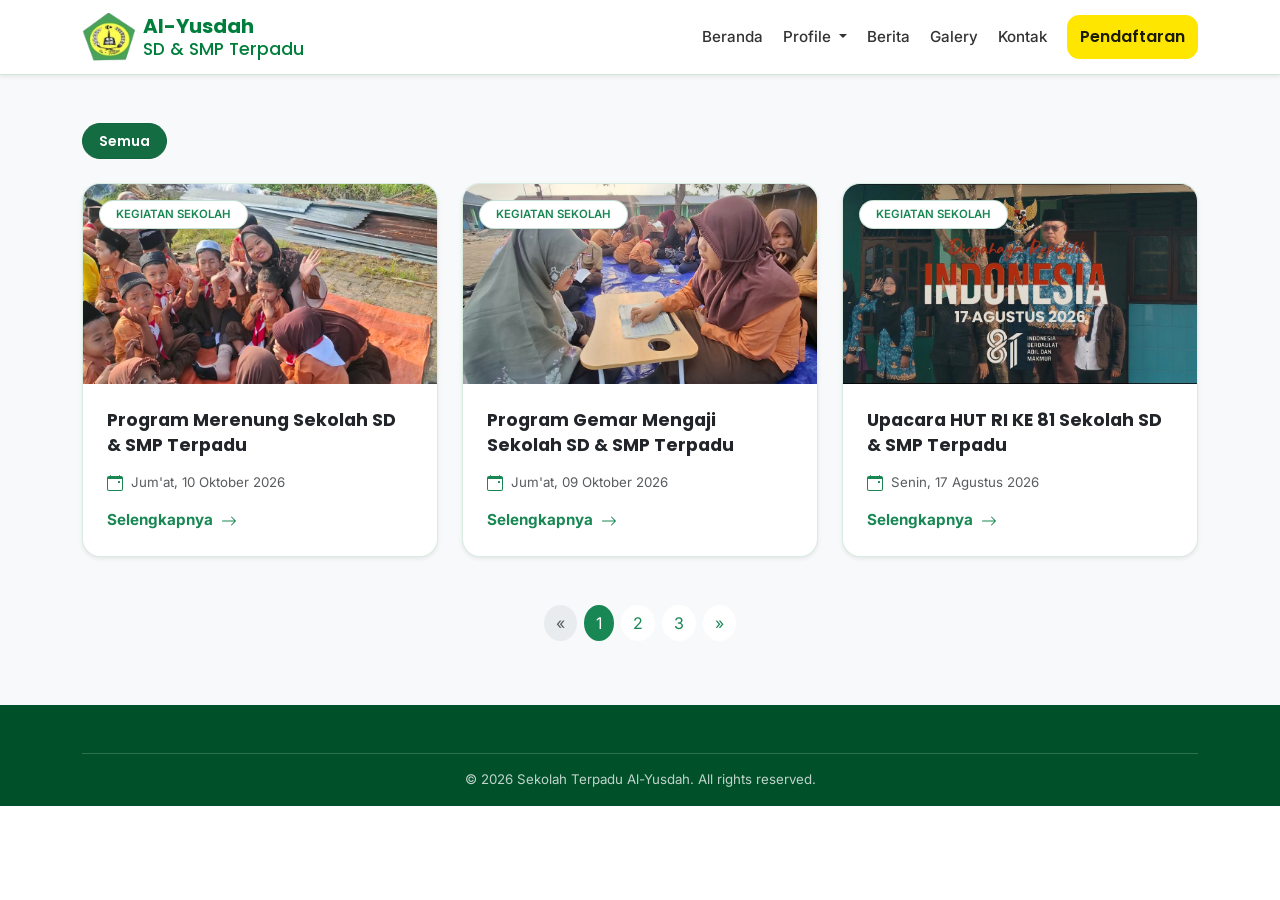
<file: berita.html>
<!DOCTYPE html>
<html lang="id">
<head>
  <meta charset="utf-8">
  <meta name="viewport" content="width=device-width, initial-scale=1, viewport-fit=cover">
  <title>Berita &amp; Kegiatan — SD &amp; SMP Terpadu Al-Yusdah</title>
  <meta name="description" content="Kumpulan berita, pengumuman, dan kegiatan terbaru di SD & SMP Terpadu Al-Yusdah.">
  <meta name="theme-color" content="#007F3C">
  <link rel="icon" href="gambar/favicon.png">

  <!-- Font & Bootstrap 5 -->
  <link rel="preconnect" href="https://fonts.googleapis.com">
  <link rel="preconnect" href="https://fonts.gstatic.com" crossorigin>
  <link href="https://fonts.googleapis.com/css2?family=Inter:wght@400;500;600&family=Poppins:wght@600;700&display=swap" rel="stylesheet">
  <link href="https://cdn.jsdelivr.net/npm/bootstrap@5.3.8/dist/css/bootstrap.min.css" rel="stylesheet">

  <!-- Style Kustom -->
  <link rel="stylesheet" href="css/style.css">
</head>

<body>

  <!-- NAVBAR  -->
  <header class="site-header-static border-bottom shadow-sm">
    <nav class="navbar navbar-expand-lg navbar-custom">
      <div class="container">
        <a class="navbar-brand d-flex align-items-center gap-2 fw-bold" href="index.html">
          <img src="gambar/logo-alyusdah.png" alt="Logo Al-Yusdah" width="53" height="48">
          <span class="lh-sm span-custom">Al-Yusdah<small class="d-block fw-medium brand-sub">SD &amp; SMP Terpadu</small></span>
        </a>

        <button class="navbar-toggler" type="button" data-bs-toggle="collapse" data-bs-target="#navMenu" aria-controls="navMenu" aria-expanded="false" aria-label="Buka menu">
          <span class="navbar-toggler-icon"></span>
        </button>

        <div class="collapse navbar-collapse" id="navMenu">
          <ul class="navbar-nav ms-auto align-items-lg-center gap-lg-1 pt-3 pt-lg-0">
            <li class="nav-item"><a class="nav-link" href="index.html">Beranda</a></li>
            
            <!-- Dropdown Menu Profile -->
            <li class="nav-item dropdown">
              <a class="nav-link dropdown-toggle" href="#" id="profileDropdown" role="button" data-bs-toggle="dropdown" aria-expanded="false">
                Profile
              </a>
              <ul class="dropdown-menu border-0 shadow-sm" aria-labelledby="profileDropdown">
                <li><a class="dropdown-item" href="sambutan.html">Sambutan</a></li>
                <li><a class="dropdown-item" href="profil.html">Profil Sekolah</a></li>
                <li><a class="dropdown-item" href="guru.html">Guru &amp; Staf</a></li>
                <li><a class="dropdown-item" href="#eskul">Ekstrakurikuler</a></li>
              </ul>
            </li>

            <li class="nav-item"><a class="nav-link" href="berita.html">Berita</a></li>
            <li class="nav-item"><a class="nav-link" href="galery.html">Galery</a></li>
            <li class="nav-item"><a class="nav-link" href="kontak.html">Kontak</a></li>
            <li class="nav-item ms-lg-2 mt-2 mt-lg-0 pb-3 pb-lg-0"><a class="btn btn-warning w-100" href="#daftar">Pendaftaran</a></li>
          </ul>
        </div>
      </div>
    </nav>
  </header>

  <!-- ============ HERO HEADER BERITA ============ -->
  <!-- <section class="py-5 bg-success text-white text-center position-relative overflow-hidden">
    <div class="container py-3">
      <h1 class="fw-bold display-5 mb-2">Berita &amp; Kegiatan</h1>
      <p class="lead text-white opacity-75 mb-0">Informasi terbaru seputar kegiatan, prestasi, dan pengumuman sekolah.</p>
    </div>
  </section> -->

  <!-- ============ UTAMA: BERITA ============ -->
  <main class="py-5 bg-light">
    <div class="container">

      <!-- FILTER KATEGORI & PENCARIAN -->
      <div class="d-flex flex-wrap justify-content-between align-items-center gap-3 mb-4">
        <div class="d-flex flex-wrap gap-2">
          <button type="button" class="btn btn-success btn-sm rounded-pill px-3 active">Semua</button>
          <!-- <button type="button" class="btn btn-outline-success btn-sm rounded-pill px-3">Kegiatan</button> -->
          <!-- <button type="button" class="btn btn-outline-success btn-sm rounded-pill px-3">Prestasi</button> -->
          <!-- <button type="button" class="btn btn-outline-success btn-sm rounded-pill px-3">Pengumuman</button> -->
        </div>
      </div>

      <!-- KISI CARD BERITA -->
      <div class="row row-cols-1 row-cols-md-2 row-cols-lg-3 g-4">

       <!-- Card Berita 1 -->
          <div class="col">
            <div class="card card-berita h-100 border-success shadow-sm">
              <div class="position-relative overflow-hidden card-img-wrapper">
                <span class="badge bg-white text-success position-absolute top-0 start-0 m-3 shadow-sm rounded-pill px-3 py-2 fw-semibold border border-success border-opacity-25">
                  KEGIATAN SEKOLAH
                </span>
                <img src="gambar/berita-1.jpeg" class="card-img-top news-img" alt="Gerakan Penghijauan Sekolah" loading="lazy" decoding="async">
              </div>
              <div class="card-body d-flex flex-column p-4">
                <h3 class="h5 fw-bold text-dark mb-3 news-title">
                  Program Merenung Sekolah SD &amp; SMP Terpadu
                </h3>
                <div class="text-muted small mb-3 d-flex align-items-center gap-2">
                  <svg xmlns="http://www.w3.org/2000/svg" width="16" height="16" fill="currentColor" class="bi bi-calendar-event text-success" viewBox="0 0 16 16">
                    <path d="M11 6.5a.5.5 0 0 1 .5-.5h1a.5.5 0 0 1 .5.5v1a.5.5 0 0 1-.5.5h-1a.5.5 0 0 1-.5-.5z"/>
                    <path d="M3.5 0a.5.5 0 0 1 .5.5V1h8V.5a.5.5 0 0 1 1 0V1h1a2 2 0 0 1 2 2v11a2 2 0 0 1-2 2H2a2 2 0 0 1-2-2V3a2 2 0 0 1 2-2h1V.5a.5.5 0 0 1 .5-.5M1 4v10a1 1 0 0 0 1 1h12a1 1 0 0 0 1-1V4z"/>
                  </svg>
                  <span>Jum'at, 10 Oktober 2026</span>
                </div>
                <a href="#" class="text-success text-decoration-none fw-bold mt-auto d-inline-flex align-items-center gap-2 news-link">
                  Selengkapnya 
                  <svg xmlns="http://www.w3.org/2000/svg" width="16" height="16" fill="currentColor" class="bi bi-arrow-right" viewBox="0 0 16 16">
                    <path fill-rule="evenodd" d="M1 8a.5.5 0 0 1 .5-.5h11.793l-3.147-3.146a.5.5 0 0 1 .708-.708l4 4a.5.5 0 0 1 0 .708l-4 4a.5.5 0 0 1-.708-.708L13.293 8.5H1.5A.5.5 0 0 1 1 8"/>
                  </svg>
                </a>
              </div>
            </div>
          </div>

          <!-- Card Berita 2 -->
          <div class="col">
            <div class="card card-berita h-100 border-success shadow-sm">
              <div class="position-relative overflow-hidden card-img-wrapper">
                <span class="badge bg-white text-success position-absolute top-0 start-0 m-3 shadow-sm rounded-pill px-3 py-2 fw-semibold border border-success border-opacity-25">
                  KEGIATAN SEKOLAH
                </span>
                <img src="gambar/berita-3.jpeg" class="card-img-top news-img" alt="Gerakan Penghijauan Sekolah" loading="lazy" decoding="async">
              </div>
              <div class="card-body d-flex flex-column p-4">
                <h3 class="h5 fw-bold text-dark mb-3 news-title">
                  Program Gemar Mengaji Sekolah SD &amp; SMP Terpadu
                </h3>
                <div class="text-muted small mb-3 d-flex align-items-center gap-2">
                  <svg xmlns="http://www.w3.org/2000/svg" width="16" height="16" fill="currentColor" class="bi bi-calendar-event text-success" viewBox="0 0 16 16">
                    <path d="M11 6.5a.5.5 0 0 1 .5-.5h1a.5.5 0 0 1 .5.5v1a.5.5 0 0 1-.5.5h-1a.5.5 0 0 1-.5-.5z"/>
                    <path d="M3.5 0a.5.5 0 0 1 .5.5V1h8V.5a.5.5 0 0 1 1 0V1h1a2 2 0 0 1 2 2v11a2 2 0 0 1-2 2H2a2 2 0 0 1-2-2V3a2 2 0 0 1 2-2h1V.5a.5.5 0 0 1 .5-.5M1 4v10a1 1 0 0 0 1 1h12a1 1 0 0 0 1-1V4z"/>
                  </svg>
                  <span>Jum'at, 09 Oktober 2026</span>
                </div>
                <a href="#" class="text-success text-decoration-none fw-bold mt-auto d-inline-flex align-items-center gap-2 news-link">
                  Selengkapnya 
                  <svg xmlns="http://www.w3.org/2000/svg" width="16" height="16" fill="currentColor" class="bi bi-arrow-right" viewBox="0 0 16 16">
                    <path fill-rule="evenodd" d="M1 8a.5.5 0 0 1 .5-.5h11.793l-3.147-3.146a.5.5 0 0 1 .708-.708l4 4a.5.5 0 0 1 0 .708l-4 4a.5.5 0 0 1-.708-.708L13.293 8.5H1.5A.5.5 0 0 1 1 8"/>
                  </svg>
                </a>
              </div>
            </div>
          </div>

          <!-- Card Berita 3 -->
          <div class="col">
            <div class="card card-berita h-100 border-success shadow-sm">
              <div class="position-relative overflow-hidden card-img-wrapper">
                <span class="badge bg-white text-success position-absolute top-0 start-0 m-3 shadow-sm rounded-pill px-3 py-2 fw-semibold border border-success border-opacity-25">
                  KEGIATAN SEKOLAH
                </span>
                <img src="gambar/berita-2.jpeg" class="card-img-top news-img" alt="Gerakan Penghijauan Sekolah" loading="lazy" decoding="async">
              </div>
              <div class="card-body d-flex flex-column p-4">
                <h3 class="h5 fw-bold text-dark mb-3 news-title">
                  Upacara HUT RI KE 81 Sekolah SD &amp; SMP Terpadu
                </h3>
                <div class="text-muted small mb-3 d-flex align-items-center gap-2">
                  <svg xmlns="http://www.w3.org/2000/svg" width="16" height="16" fill="currentColor" class="bi bi-calendar-event text-success" viewBox="0 0 16 16">
                    <path d="M11 6.5a.5.5 0 0 1 .5-.5h1a.5.5 0 0 1 .5.5v1a.5.5 0 0 1-.5.5h-1a.5.5 0 0 1-.5-.5z"/>
                    <path d="M3.5 0a.5.5 0 0 1 .5.5V1h8V.5a.5.5 0 0 1 1 0V1h1a2 2 0 0 1 2 2v11a2 2 0 0 1-2 2H2a2 2 0 0 1-2-2V3a2 2 0 0 1 2-2h1V.5a.5.5 0 0 1 .5-.5M1 4v10a1 1 0 0 0 1 1h12a1 1 0 0 0 1-1V4z"/>
                  </svg>
                  <span>Senin, 17 Agustus 2026</span>
                </div>
                <a href="#" class="text-success text-decoration-none fw-bold mt-auto d-inline-flex align-items-center gap-2 news-link">
                  Selengkapnya 
                  <svg xmlns="http://www.w3.org/2000/svg" width="16" height="16" fill="currentColor" class="bi bi-arrow-right" viewBox="0 0 16 16">
                    <path fill-rule="evenodd" d="M1 8a.5.5 0 0 1 .5-.5h11.793l-3.147-3.146a.5.5 0 0 1 .708-.708l4 4a.5.5 0 0 1 0 .708l-4 4a.5.5 0 0 1-.708-.708L13.293 8.5H1.5A.5.5 0 0 1 1 8"/>
                  </svg>
                </a>
              </div>
            </div>
          </div>

      </div>

      <!-- PAGINASI HALAMAN -->
      <nav class="mt-5" aria-label="Navigasi berita">
        <ul class="pagination justify-content-center gap-2">
          <li class="page-item disabled"><a class="page-link rounded-circle border-0" href="#">&laquo;</a></li>
          <li class="page-item active"><a class="page-link rounded-circle border-0 bg-success" href="#">1</a></li>
          <li class="page-item"><a class="page-link rounded-circle border-0 text-success" href="#">2</a></li>
          <li class="page-item"><a class="page-link rounded-circle border-0 text-success" href="#">3</a></li>
          <li class="page-item"><a class="page-link rounded-circle border-0 text-success" href="#">&raquo;</a></li>
        </ul>
      </nav>

    </div>
  </main>

  <!-- ============ FOOTER ============ -->
  <footer class="bg-brand-dark text-white pt-5 pb-3">
    <div class="container">
      <div class="border-top border-light border-opacity-25 pt-3 text-center small opacity-75">
        © <span id="year">2026</span> Sekolah Terpadu Al-Yusdah. All rights reserved.
      </div>
    </div>
  </footer>

  <script src="https://cdn.jsdelivr.net/npm/bootstrap@5.3.8/dist/js/bootstrap.bundle.min.js"></script>
  <script src="js/script.js"></script>
</body>
</html>
</file>
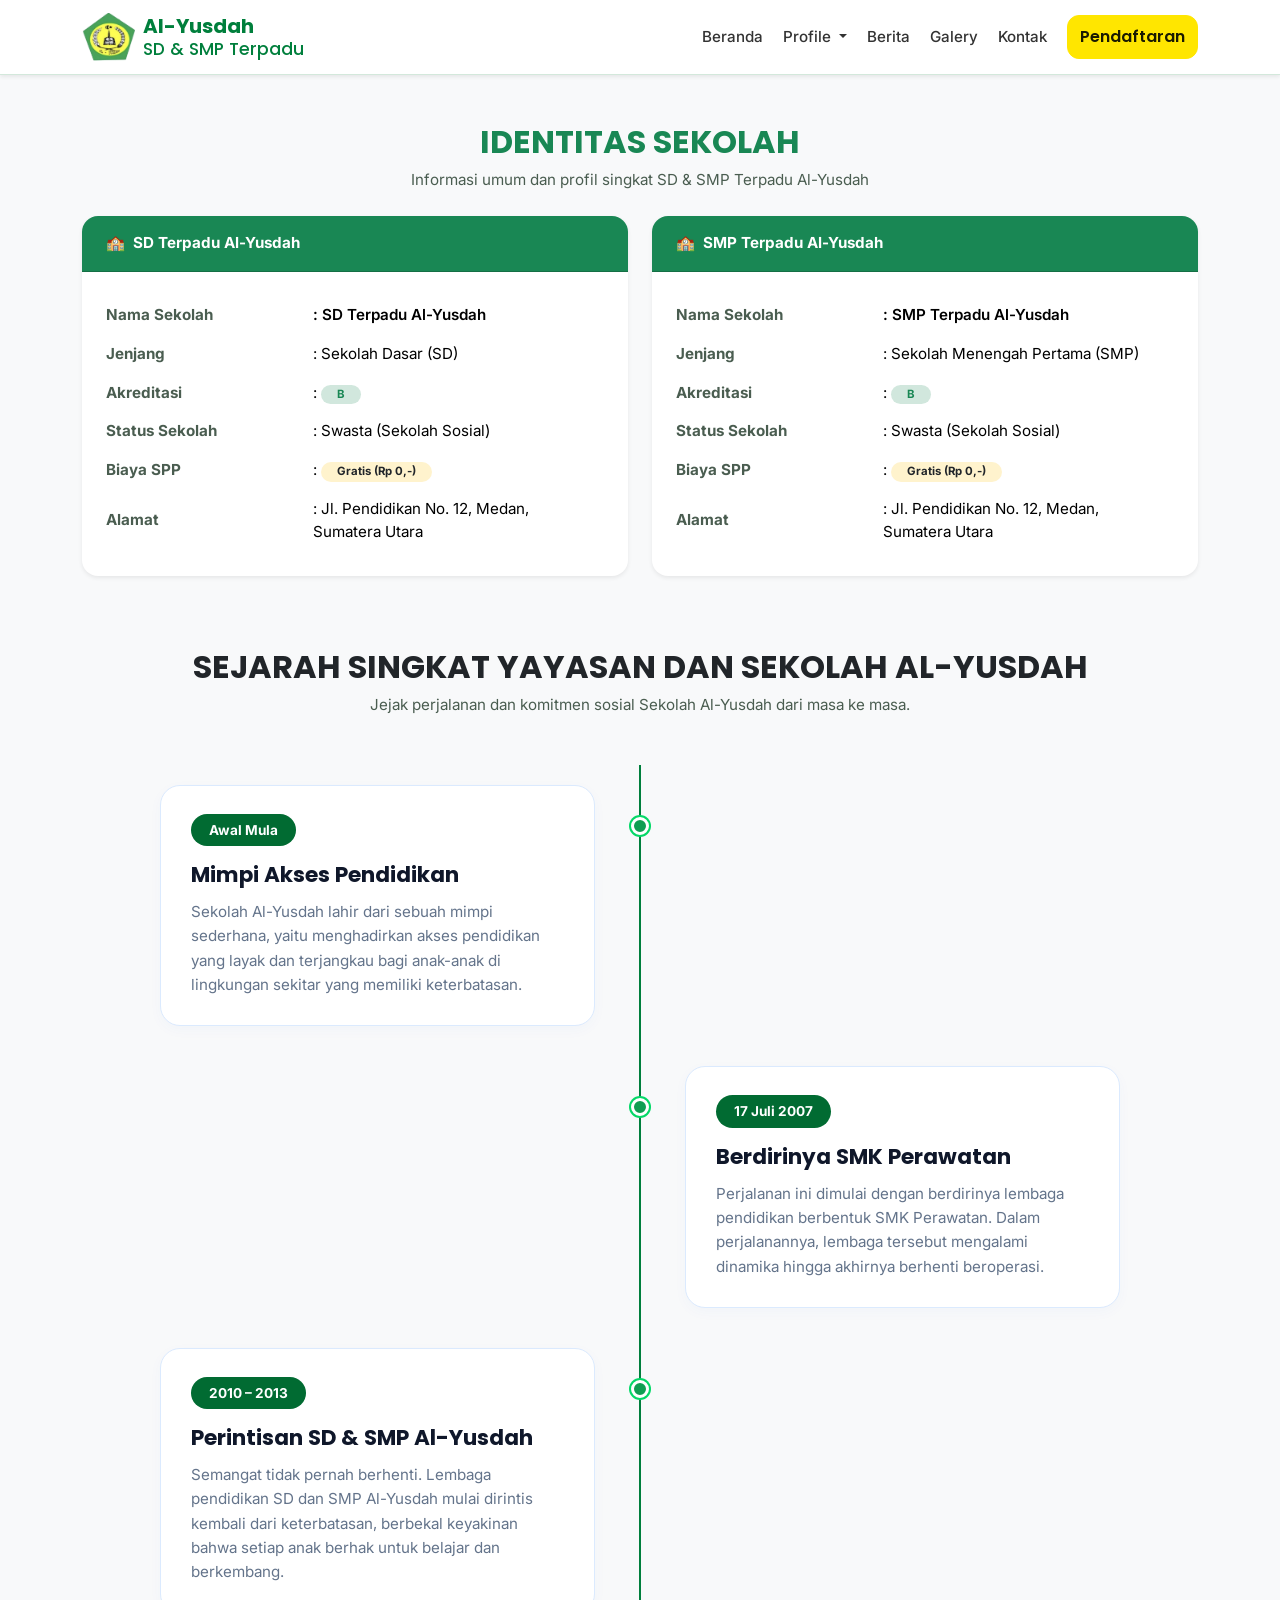
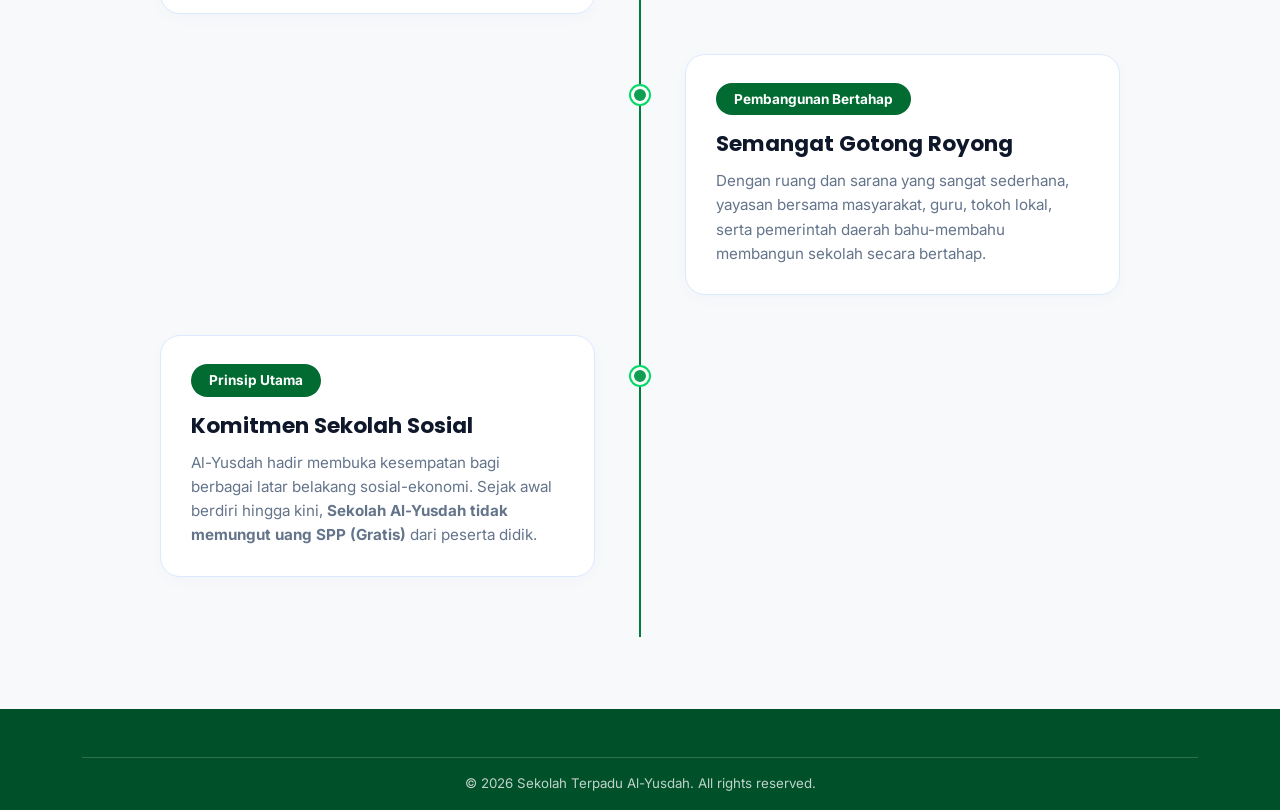
<file: profil.html>
<!DOCTYPE html>
<html lang="id">
<head>
  <meta charset="utf-8">
  <meta name="viewport" content="width=device-width, initial-scale=1, viewport-fit=cover">
  <title>Profil Sekolah — Al-Yusdah</title>
  <meta name="description" content="Profil dan Sejarah SD & SMP Terpadu Al-Yusdah.">
  <meta name="theme-color" content="#007F3C">
  <link rel="icon" href="gambar/favicon.png">

  <!-- Font & Bootstrap -->
  <link rel="preconnect" href="https://fonts.googleapis.com">
  <link rel="preconnect" href="https://fonts.gstatic.com" crossorigin>
  <link href="https://fonts.googleapis.com/css2?family=Inter:wght@400;500;600&family=Poppins:wght@600;700&display=swap" rel="stylesheet">
  <link href="https://cdn.jsdelivr.net/npm/bootstrap@5.3.8/dist/css/bootstrap.min.css" rel="stylesheet">

  <!-- Style kustom -->
  <link rel="stylesheet" href="css/style.css">
</head>

<body>

  <!-- ============ NAVBAR ============ -->
  <header class="site-header-static border-bottom shadow-sm">
    <nav class="navbar navbar-expand-lg navbar-custom">
      <div class="container">
        <a class="navbar-brand d-flex align-items-center gap-2 fw-bold" href="index.html">
          <img src="gambar/logo-alyusdah.png" alt="Logo Al-Yusdah" width="53" height="48">
          <span class="lh-sm span-custom">Al-Yusdah<small class="d-block fw-medium brand-sub">SD &amp; SMP Terpadu</small></span>
        </a>

        <button class="navbar-toggler" type="button" data-bs-toggle="collapse" data-bs-target="#navMenu" aria-controls="navMenu" aria-expanded="false" aria-label="Buka menu">
          <span class="navbar-toggler-icon"></span>
        </button>

        <div class="collapse navbar-collapse" id="navMenu">
          <ul class="navbar-nav ms-auto align-items-lg-center gap-lg-1 pt-3 pt-lg-0">
            <li class="nav-item"><a class="nav-link" href="index.html">Beranda</a></li>
            
            <!-- Dropdown Menu Profile -->
            <li class="nav-item dropdown">
              <a class="nav-link dropdown-toggle" href="#" id="profileDropdown" role="button" data-bs-toggle="dropdown" aria-expanded="false">
                Profile
              </a>
              <ul class="dropdown-menu border-0 shadow-sm" aria-labelledby="profileDropdown">
                <li><a class="dropdown-item" href="sambutan.html">Sambutan</a></li>
                <li><a class="dropdown-item" href="profil.html">Profil Sekolah</a></li>
                <li><a class="dropdown-item" href="guru.html">Guru &amp; Staf</a></li>
                <li><a class="dropdown-item" href="#eskul">Ekstrakurikuler</a></li>
              </ul>
            </li>

            <li class="nav-item"><a class="nav-link" href="berita.html">Berita</a></li>
            <li class="nav-item"><a class="nav-link" href="galery.html">Galery</a></li>
            <li class="nav-item"><a class="nav-link" href="kontak.html">Kontak</a></li>
            <li class="nav-item ms-lg-2 mt-2 mt-lg-0 pb-3 pb-lg-0"><a class="btn btn-warning w-100" href="#daftar">Pendaftaran</a></li>
          </ul>
        </div>
      </div>
    </nav>
  </header>

  <main class="py-5 bg-light">
    <div class="container">

      <!-- ============ IDENTITAS SEKOLAH ============ -->
      <section class="mb-5">
        <div class="text-center mb-4">
          <h2 class="fw-bold text-success">IDENTITAS SEKOLAH</h2>
          <p class="text-secondary">Informasi umum dan profil singkat SD &amp; SMP Terpadu Al-Yusdah</p>
        </div>

        <div class="row row-cols-1 row-cols-md-2 g-4">
          <!-- Identitas SD -->
          <div class="col">
            <div class="card h-100 border-0 shadow-sm rounded-4 overflow-hidden">
              <div class="card-header bg-success text-white py-3 px-4 fw-bold d-flex align-items-center gap-2">
                <span>🏫</span> SD Terpadu Al-Yusdah
              </div>
              <div class="card-body p-4">
                <table class="table table-borderless mb-0 align-middle">
                  <tbody>
                    <tr>
                      <th scope="row" class="text-secondary ps-0" style="width: 40%;">Nama Sekolah</th>
                      <td class="fw-semibold">: SD Terpadu Al-Yusdah</td>
                    </tr>
                    <tr>
                      <th scope="row" class="text-secondary ps-0">Jenjang</th>
                      <td>: Sekolah Dasar (SD)</td>
                    </tr>
                    <tr>
                      <th scope="row" class="text-secondary ps-0">Akreditasi</th>
                      <td>: <span class="badge bg-success-subtle text-success px-3 py-1 rounded-pill">B</span></td>
                    </tr>
                    <tr>
                      <th scope="row" class="text-secondary ps-0">Status Sekolah</th>
                      <td>: Swasta (Sekolah Sosial)</td>
                    </tr>
                    <tr>
                      <th scope="row" class="text-secondary ps-0">Biaya SPP</th>
                      <td>: <span class="badge bg-warning-subtle text-dark px-3 py-1 rounded-pill fw-bold">Gratis (Rp 0,-)</span></td>
                    </tr>
                    <tr>
                      <th scope="row" class="text-secondary ps-0">Alamat</th>
                      <td>: Jl. Pendidikan No. 12, Medan, Sumatera Utara</td>
                    </tr>
                  </tbody>
                </table>
              </div>
            </div>
          </div>

          <!-- Identitas SMP -->
          <div class="col">
            <div class="card h-100 border-0 shadow-sm rounded-4 overflow-hidden">
              <div class="card-header bg-success text-white py-3 px-4 fw-bold d-flex align-items-center gap-2">
                <span>🏫</span> SMP Terpadu Al-Yusdah
              </div>
              <div class="card-body p-4">
                <table class="table table-borderless mb-0 align-middle">
                  <tbody>
                    <tr>
                      <th scope="row" class="text-secondary ps-0" style="width: 40%;">Nama Sekolah</th>
                      <td class="fw-semibold">: SMP Terpadu Al-Yusdah</td>
                    </tr>
                    <tr>
                      <th scope="row" class="text-secondary ps-0">Jenjang</th>
                      <td>: Sekolah Menengah Pertama (SMP)</td>
                    </tr>
                    <tr>
                      <th scope="row" class="text-secondary ps-0">Akreditasi</th>
                      <td>: <span class="badge bg-success-subtle text-success px-3 py-1 rounded-pill">B</span></td>
                    </tr>
                    <tr>
                      <th scope="row" class="text-secondary ps-0">Status Sekolah</th>
                      <td>: Swasta (Sekolah Sosial)</td>
                    </tr>
                    <tr>
                      <th scope="row" class="text-secondary ps-0">Biaya SPP</th>
                      <td>: <span class="badge bg-warning-subtle text-dark px-3 py-1 rounded-pill fw-bold">Gratis (Rp 0,-)</span></td>
                    </tr>
                    <tr>
                      <th scope="row" class="text-secondary ps-0">Alamat</th>
                      <td>: Jl. Pendidikan No. 12, Medan, Sumatera Utara</td>
                    </tr>
                  </tbody>
                </table>
              </div>
            </div>
          </div>
        </div>
      </section>

      <!-- ============ JEJAK LANGKAH & SEJARAH (TIMELINE) ============ -->
      <section class="py-4">
        <div class="sejarah">
          <div class="text-center mb-5">
            <h2 class="fw-bold text-dark">SEJARAH SINGKAT YAYASAN DAN SEKOLAH AL-YUSDAH</h2>
            <p class="text-secondary">Jejak perjalanan dan komitmen sosial Sekolah Al-Yusdah dari masa ke masa.</p>
          </div>

          <div class="timeline-wrapper">
            <!-- Garis Vertikal Tengah -->
            <div class="timeline-main-line"></div>

            <!-- Item 1 (Kiri) - Awal Berdiri / Mimpi Sederhana -->
            <div class="timeline-row left">
              <div class="timeline-dot-icon"></div>
              <div class="timeline-box">
                <span class="badge-year">Awal Mula</span>
                <h4 class="timeline-title">Mimpi Akses Pendidikan</h4>
                <p class="timeline-desc">
                  Sekolah Al-Yusdah lahir dari sebuah mimpi sederhana, yaitu menghadirkan akses pendidikan yang layak dan terjangkau bagi anak-anak di lingkungan sekitar yang memiliki keterbatasan.
                </p>
              </div>
            </div>

            <!-- Item 2 (Kanan) - 17 Juli 2007 (SMK Perawatan) -->
            <div class="timeline-row right">
              <div class="timeline-dot-icon"></div>
              <div class="timeline-box">
                <span class="badge-year">17 Juli 2007</span>
                <h4 class="timeline-title">Berdirinya SMK Perawatan</h4>
                <p class="timeline-desc">
                  Perjalanan ini dimulai dengan berdirinya lembaga pendidikan berbentuk SMK Perawatan. Dalam perjalanannya, lembaga tersebut mengalami dinamika hingga akhirnya berhenti beroperasi.
                </p>
              </div>
            </div>

            <!-- Item 3 (Kiri) - 2010–2013 (Perintisan SD & SMP) -->
            <div class="timeline-row left">
              <div class="timeline-dot-icon"></div>
              <div class="timeline-box">
                <span class="badge-year">2010 – 2013</span>
                <h4 class="timeline-title">Perintisan SD &amp; SMP Al-Yusdah</h4>
                <p class="timeline-desc">
                  Semangat tidak pernah berhenti. Lembaga pendidikan SD dan SMP Al-Yusdah mulai dirintis kembali dari keterbatasan, berbekal keyakinan bahwa setiap anak berhak untuk belajar dan berkembang.
                </p>
              </div>
            </div>

            <!-- Item 4 (Kanan) - Gotong Royong & Pengembangan -->
            <div class="timeline-row right">
              <div class="timeline-dot-icon"></div>
              <div class="timeline-box">
                <span class="badge-year">Pembangunan Bertahap</span>
                <h4 class="timeline-title">Semangat Gotong Royong</h4>
                <p class="timeline-desc">
                  Dengan ruang dan sarana yang sangat sederhana, yayasan bersama masyarakat, guru, tokoh lokal, serta pemerintah daerah bahu-membahu membangun sekolah secara bertahap.
                </p>
              </div>
            </div>

            <!-- Item 5 (Kiri) - Sekolah Sosial Sejak Awal -->
            <div class="timeline-row left">
              <div class="timeline-dot-icon"></div>
              <div class="timeline-box">
                <span class="badge-year">Prinsip Utama</span>
                <h4 class="timeline-title">Komitmen Sekolah Sosial</h4>
                <p class="timeline-desc">
                  Al-Yusdah hadir membuka kesempatan bagi berbagai latar belakang sosial-ekonomi. Sejak awal berdiri hingga kini, <strong>Sekolah Al-Yusdah tidak memungut uang SPP (Gratis)</strong> dari peserta didik.
                </p>
              </div>
            </div>

          </div>
        </div>
      </section>

    </div>
  </main>

  <!-- FOOTER -->
  <footer class="bg-brand-dark text-white pt-5 pb-3">
    <div class="container">
      <div class="border-top border-light border-opacity-25 pt-3 text-center small opacity-75">
        © <span id="year">2026</span> Sekolah Terpadu Al-Yusdah. All rights reserved.
      </div>
    </div>
  </footer>

  <script src="https://cdn.jsdelivr.net/npm/bootstrap@5.3.8/dist/js/bootstrap.bundle.min.js"></script>
  <script src="js/script.js"></script>
</body>
</html>
</file>
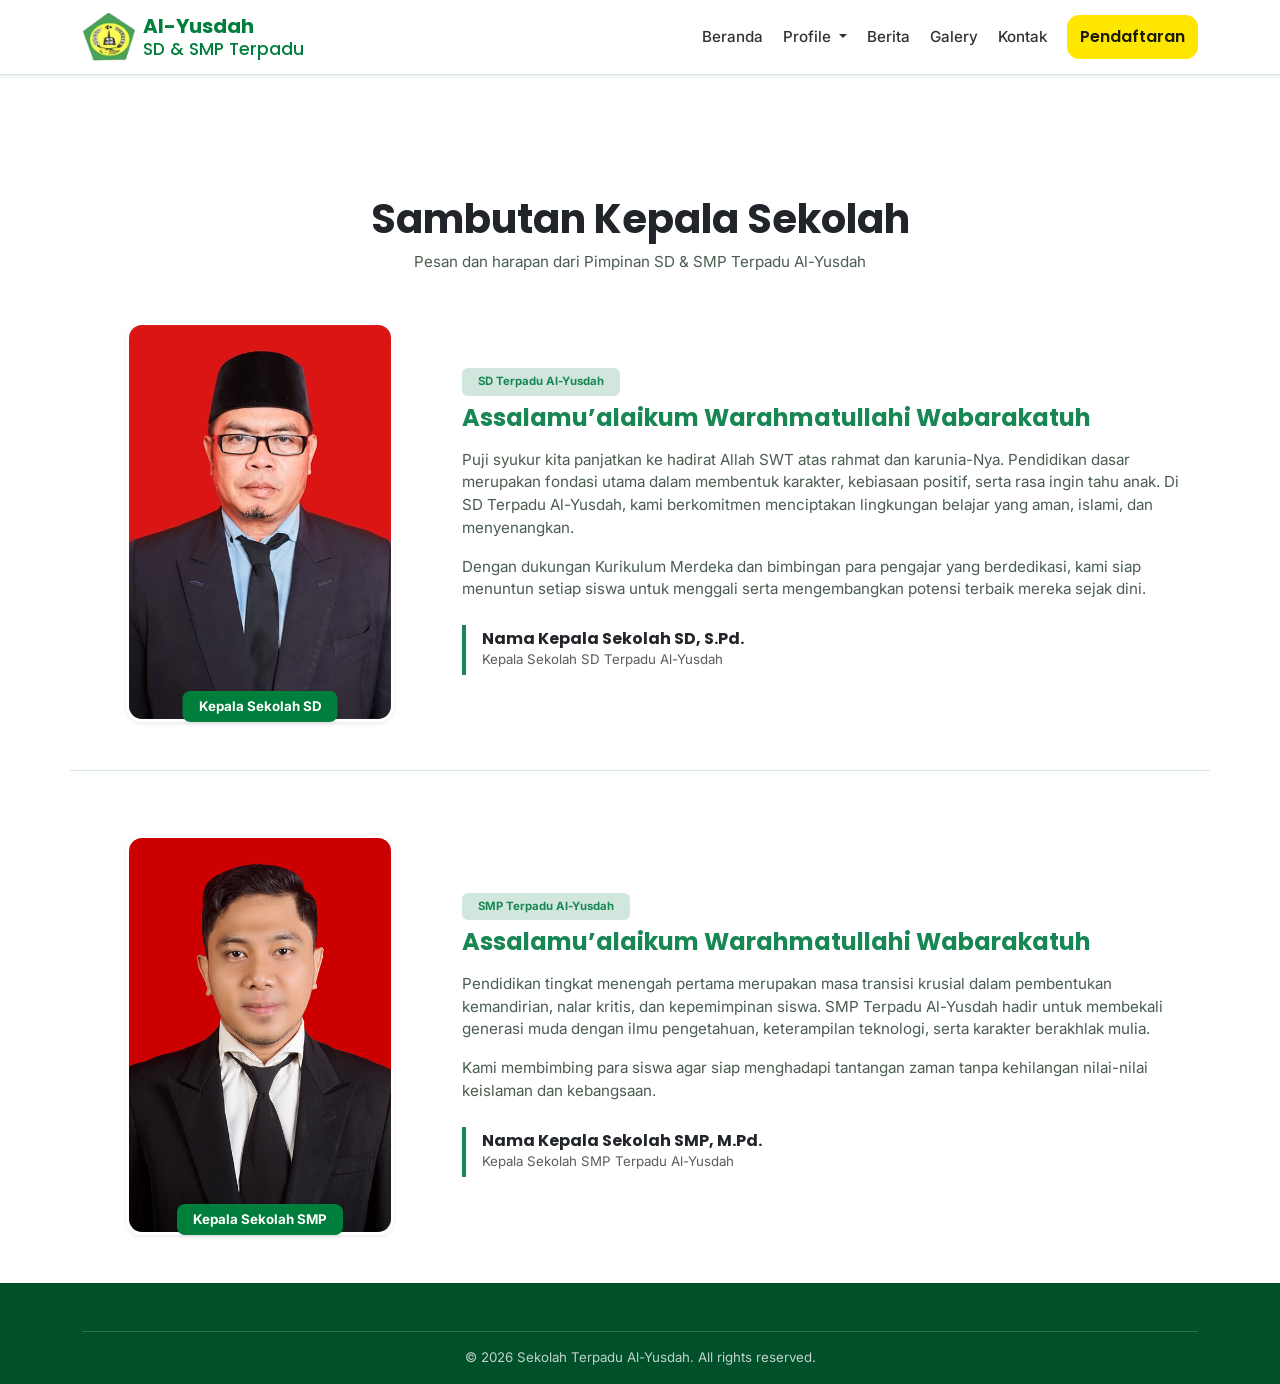
<file: sambutan.html>
<!DOCTYPE html>
<html lang="id">
<head>
  <meta charset="utf-8">
  <meta name="viewport" content="width=device-width, initial-scale=1, viewport-fit=cover">
  <title>Sambutan Kepala Sekolah — Al-Yusdah</title>
  <meta name="description" content="Sambutan Kepala Sekolah SD & SMP Terpadu Al-Yusdah.">
  <meta name="theme-color" content="#007F3C">
  <link rel="icon" href="gambar/favicon.png">

  <!-- Font & Bootstrap -->
  <link rel="preconnect" href="https://fonts.googleapis.com">
  <link rel="preconnect" href="https://fonts.gstatic.com" crossorigin>
  <link href="https://fonts.googleapis.com/css2?family=Inter:wght@400;500;600&family=Poppins:wght@600;700&display=swap" rel="stylesheet">
  <link href="https://cdn.jsdelivr.net/npm/bootstrap@5.3.8/dist/css/bootstrap.min.css" rel="stylesheet">

  <!-- Style kustom -->
  <link rel="stylesheet" href="css/style.css">
</head>

<body>

  <!-- ============ NAVBAR ============ -->
  <header class="site-header-static border-bottom shadow-sm">
    <nav class="navbar navbar-expand-lg navbar-custom">
      <div class="container">
        <a class="navbar-brand d-flex align-items-center gap-2 fw-bold" href="index.html">
          <img src="gambar/logo-alyusdah.png" alt="Logo Al-Yusdah" width="53" height="48">
          <span class="lh-sm span-custom">Al-Yusdah<small class="d-block fw-medium brand-sub">SD &amp; SMP Terpadu</small></span>
        </a>

        <button class="navbar-toggler" type="button" data-bs-toggle="collapse" data-bs-target="#navMenu" aria-controls="navMenu" aria-expanded="false" aria-label="Buka menu">
          <span class="navbar-toggler-icon"></span>
        </button>

        <div class="collapse navbar-collapse" id="navMenu">
          <ul class="navbar-nav ms-auto align-items-lg-center gap-lg-1 pt-3 pt-lg-0">
            <li class="nav-item"><a class="nav-link" href="index.html">Beranda</a></li>
            
            <!-- Dropdown Menu Profile -->
            <li class="nav-item dropdown">
              <a class="nav-link dropdown-toggle" href="#" id="profileDropdown" role="button" data-bs-toggle="dropdown" aria-expanded="false">
                Profile
              </a>
              <ul class="dropdown-menu border-0 shadow-sm" aria-labelledby="profileDropdown">
                <li><a class="dropdown-item" href="sambutan.html">Sambutan</a></li>
                <li><a class="dropdown-item" href="profil.html">Profil Sekolah</a></li>
                <li><a class="dropdown-item" href="guru.html">Guru &amp; Staf</a></li>
                <li><a class="dropdown-item" href="#eskul">Ekstrakurikuler</a></li>
              </ul>
            </li>

            <li class="nav-item"><a class="nav-link" href="berita.html">Berita</a></li>
            <li class="nav-item"><a class="nav-link" href="galery.html">Galery</a></li>
            <li class="nav-item"><a class="nav-link" href="kontak.html">Kontak</a></li>
            <li class="nav-item ms-lg-2 mt-2 mt-lg-0 pb-3 pb-lg-0"><a class="btn btn-warning w-100" href="#daftar">Pendaftaran</a></li>
          </ul>
        </div>
      </div>
    </nav>
  </header>

  <main class="pt-5 mt-4">
    <!-- SAMBUTAN KEPALA SEKOLAH SD & SMP -->
    <section class="py-5 bg-white">
      <div class="container">
        
        <div class="text-center mb-5">
          <h1 class="fw-bold text-dark">Sambutan Kepala Sekolah</h1>
          <p class="text-secondary">Pesan dan harapan dari Pimpinan SD &amp; SMP Terpadu Al-Yusdah</p>
        </div>

        <div class="d-flex flex-column gap-5">
          
          <!-- SAMBUTAN SD (ATAS) -->
          <div class="row align-items-center g-4 pb-5 border-bottom">
            <div class="col-lg-4 text-center">
              <div class="position-relative d-inline-block">
                <img src="gambar/sekolah-sd.jpeg" alt="Kepala Sekolah SD" class="img-fluid rounded-4 shadow-sm border border-3 border-white" style="max-height: 400px; width: 100%; object-fit: cover;">
                <div class="bg-primary text-white rounded-3 py-1 px-3 position-absolute bottom-0 start-50 translate-middle-x mb-n2 shadow-sm text-nowrap">
                  <small class="fw-bold">Kepala Sekolah SD</small>
                </div>
              </div>
            </div>

            <div class="col-lg-8">
              <span class="badge bg-success-subtle text-success mb-2 px-3 py-2">SD Terpadu Al-Yusdah</span>
              <h2 class="h4 fw-bold text-success mb-3">Assalamu’alaikum Warahmatullahi Wabarakatuh</h2>
              
              <p class="text-secondary leading-relaxed">
                Puji syukur kita panjatkan ke hadirat Allah SWT atas rahmat dan karunia-Nya. Pendidikan dasar merupakan fondasi utama dalam membentuk karakter, kebiasaan positif, serta rasa ingin tahu anak. Di SD Terpadu Al-Yusdah, kami berkomitmen menciptakan lingkungan belajar yang aman, islami, dan menyenangkan.
              </p>
              <p class="text-secondary leading-relaxed mb-4">
                Dengan dukungan Kurikulum Merdeka dan bimbingan para pengajar yang berdedikasi, kami siap menuntun setiap siswa untuk menggali serta mengembangkan potensi terbaik mereka sejak dini.
              </p>

              <div class="border-start border-4 border-success ps-3 py-1">
                <h3 class="h6 fw-bold mb-0 text-dark">Nama Kepala Sekolah SD, S.Pd.</h3>
                <small class="text-muted">Kepala Sekolah SD Terpadu Al-Yusdah</small>
              </div>
            </div>
          </div>

          <!-- SAMBUTAN SMP (BAWAH) -->
          <div class="row align-items-center g-4 pt-3">
            <div class="col-lg-4 text-center">
              <div class="position-relative d-inline-block">
                <img src="gambar/sekolah-smp.jpeg" alt="Kepala Sekolah SMP" class="img-fluid rounded-4 shadow-sm border border-3 border-white" style="max-height: 400px; width: 100%; object-fit: cover;">
                <div class="bg-primary text-white rounded-3 py-1 px-3 position-absolute bottom-0 start-50 translate-middle-x mb-n2 shadow-sm text-nowrap">
                  <small class="fw-bold">Kepala Sekolah SMP</small>
                </div>
              </div>
            </div>

            <div class="col-lg-8">
              <span class="badge bg-success-subtle text-success mb-2 px-3 py-2">SMP Terpadu Al-Yusdah</span>
              <h2 class="h4 fw-bold text-success mb-3">Assalamu’alaikum Warahmatullahi Wabarakatuh</h2>
              
              <p class="text-secondary leading-relaxed">
                Pendidikan tingkat menengah pertama merupakan masa transisi krusial dalam pembentukan kemandirian, nalar kritis, dan kepemimpinan siswa. SMP Terpadu Al-Yusdah hadir untuk membekali generasi muda dengan ilmu pengetahuan, keterampilan teknologi, serta karakter berakhlak mulia.
              </p>
              <p class="text-secondary leading-relaxed mb-4">
                Kami membimbing para siswa agar siap menghadapi tantangan zaman tanpa kehilangan nilai-nilai keislaman dan kebangsaan.
              </p>

              <div class="border-start border-4 border-success ps-3 py-1">
                <h3 class="h6 fw-bold mb-0 text-dark">Nama Kepala Sekolah SMP, M.Pd.</h3>
                <small class="text-muted">Kepala Sekolah SMP Terpadu Al-Yusdah</small>
              </div>
            </div>
          </div>

        </div>

      </div>
    </section>
  </main>

  <!-- FOOTER -->
  <footer class="bg-brand-dark text-white pt-5 pb-3">
    <div class="container">
      <div class="border-top border-light border-opacity-25 pt-3 text-center small opacity-75">
        © <span id="year">2026</span> Sekolah Terpadu Al-Yusdah. All rights reserved.
      </div>
    </div>
  </footer>

  <script src="https://cdn.jsdelivr.net/npm/bootstrap@5.3.8/dist/js/bootstrap.bundle.min.js"></script>
  <script src="js/script.js"></script>
</body>
</html>
</file>
<file: css/style.css>
/* =====================================================================
   STYLE.CSS : Penyesuaian Elemen & Tema Sekolah Al-Yusdah
   ===================================================================== */

/* ---------- 1. VARIABEL WARNA & TEMA ---------- */
:root {
  --bs-primary: #007F3C;
  --bs-primary-rgb: 0, 127, 60;
  --bs-primary-bg-subtle: #E6F6EC;
  --bs-primary-border-subtle: #B5E3C8;
  --bs-primary-text-emphasis: #00502A;

  --bs-warning: #FFE600;
  --bs-warning-rgb: 255, 230, 0;

  --bs-secondary: #4A5D50;
  --bs-secondary-rgb: 74, 93, 80;

  --bs-link-color: #007F3C;
  --bs-link-color-rgb: 0, 127, 60;
  --bs-link-hover-color: #00502A;
  --bs-link-hover-color-rgb: 0, 80, 42;

  --bs-body-font-family: Inter, system-ui, -apple-system, sans-serif;
  --bs-body-font-size: 0.95rem;
  --bs-body-color: #0F1F15;
  --bs-body-color-rgb: 15, 31, 21;
  --bs-border-color: #D3E8DB;

  --brand-dark: #00502A;
  --mint: #E6F6EC;
  --sage: #B5E3C8;
  --soft: #F3FAF6;
}

/* ---------- 2. PENGATURAN DASAR ---------- */
html {
  scroll-behavior: smooth;
  scroll-padding-top: 80px;
}

body {
  overflow-x: hidden;
}

h1, h2, h3, h4, h5, h6, 
.btn, 
.navbar-brand {
  font-family: Poppins, system-ui, sans-serif;
}

.bg-soft {
  background-color: var(--soft);
}

.bg-brand-dark {
  background-color: var(--brand-dark);
}

.cv-auto {
  content-visibility: auto;
  contain-intrinsic-size: auto 600px;
}

/* Judul Bagian */
.sec-title {
  color: var(--bs-primary);
  font-weight: 700;
  font-size: clamp(1.4rem, 2.5vw, 1.85rem);
  position: relative;
  padding-bottom: 0.85rem;
  margin-bottom: 0.75rem;
}

.sec-title::after {
  content: "";
  position: absolute;
  left: 0;
  bottom: 0;
  width: 48px;
  height: 4px;
  border-radius: 2px;
  background: var(--bs-warning);
}

.text-center .sec-title::after {
  left: 50%;
  transform: translateX(-50%);
}

/* ---------- 3. TOMBOL ---------- */
.btn {
  border-radius: 0.75rem;
  font-weight: 600;
  min-height: 44px;
  display: inline-flex;
  align-items: center;
  justify-content: center;
}

.btn-sm {
  min-height: 36px;
}

.btn-primary {
  --bs-btn-bg: #007F3C;
  --bs-btn-border-color: #007F3C;
  --bs-btn-hover-bg: #00502A;
  --bs-btn-hover-border-color: #00502A;
  --bs-btn-active-bg: #00502A;
  --bs-btn-active-border-color: #00502A;
  --bs-btn-disabled-bg: #007F3C;
  --bs-btn-disabled-border-color: #007F3C;
}

.btn-warning {
  --bs-btn-color: #1A1A00;
  --bs-btn-bg: #FFE600;
  --bs-btn-border-color: #FFE600;
  --bs-btn-hover-color: #1A1A00;
  --bs-btn-hover-bg: #F2D800;
  --bs-btn-hover-border-color: #F2D800;
  --bs-btn-active-color: #1A1A00;
  --bs-btn-active-bg: #E6CC00;
  --bs-btn-active-border-color: #E6CC00;
}

.wa-float {
  --bs-btn-bg: #128C4A;
  --bs-btn-border-color: #128C4A;
  --bs-btn-hover-bg: #0E7A40;
  --bs-btn-hover-border-color: #0E7A40;
  --bs-btn-hover-color: #fff;
  z-index: 1030;
  margin-bottom: max(1rem, env(safe-area-inset-bottom)) !important;
}



/* ---------- 4. HEADER & NAVBAR ---------- */
.site-header {
  position: fixed;
  top: 0;
  left: 0;
  right: 0;
  z-index: 1040;
  transition: background 0.3s, box-shadow 0.3s;
}

.site-header .navbar-brand {
  color: #fff;
  font-size: 1.2rem;
}

.site-header .brand-sub {
  color: #CDEBD8;
  font-size: 0.72rem;
}

.site-header .nav-link {
  color: #fff;
  font-size: 0.9rem;
  font-weight: 500;
  border-radius: 0.5rem;
}

.site-header .nav-link:hover,
.site-header .nav-link.active {
  background: rgba(255, 255, 255, 0.18);
  color: #fff;
}

.site-header .navbar-toggler {
  border-color: rgba(255, 255, 255, 0.55);
}

.site-header .navbar-toggler-icon {
  filter: invert(1);
}

.site-header .navbar-toggler:focus {
  box-shadow: 0 0 0 0.2rem rgba(255, 230, 0, 0.4);
}

/* Header saat di-scroll (Solid White) */
.site-header.solid {
  background: rgba(255, 255, 255, 0.96);
  box-shadow: 0 2px 14px rgba(0, 80, 42, 0.12);
}

.site-header.solid .navbar-brand {
  color: var(--bs-primary);
}

.site-header.solid .brand-sub {
  color: var(--bs-secondary);
}

.site-header.solid .nav-link {
  color: var(--bs-body-color);
}

.site-header.solid .nav-link:hover,
.site-header.solid .nav-link.active {
  background: var(--mint);
  color: var(--bs-primary);
}

.site-header.solid .navbar-toggler {
  border-color: var(--bs-border-color);
}

.site-header.solid .navbar-toggler-icon {
  filter: none;
}

/* Warna saat item dropdown diklik (Active) */
.dropdown-item:active,
.dropdown-item.active {
  background-color: #007F3C !important; /* Ubah dengan warna latar pilihanmu */
  color: #ffffff !important;           /* Ubah warna teksnya */
}

/* Warna saat kursor diarahkan ke item dropdown (Hover) */
.dropdown-item:hover {
  background-color: #e8f5e9 !important; /* Warna latar saat hover */
  color: #007F3C !important;           /* Warna teks saat hover */
}

/* Warna tombol utama dropdown saat sedang terbuka/diklik */
.dropdown-toggle.show {
  color: #007F3C !important;
}

/* ---------- 5. HERO SECTION ---------- */
.hero {
  position: relative;
  overflow: hidden;
  padding: 140px 0 80px;
  min-height: clamp(520px, 80vh, 680px);
  background: linear-gradient(135deg, var(--brand-dark), var(--bs-primary));
  border-bottom-left-radius: 200px;
  margin-bottom: 18px;
}

.hero-bg {
  position: absolute;
  inset: 0;
  z-index: 0;
}

.hero-bg img {
  width: 100%;
  height: 100%;
  object-fit: cover;
  object-position: center 60%;
  display: block;
}

.hero::before {
  content: "";
  position: absolute;
  inset: 0;
  z-index: 1;
  background: linear-gradient(105deg, rgba(0, 80, 42, 0.82) 0%, rgba(0, 127, 60, 0.75) 100%);
}

.hero > .container {
  z-index: 2;
}

.trust-badges {
  color: #C5EBD3;
}

.trust-badges span::before {
  content: "✓ ";
  color: var(--bs-warning);
  font-weight: 700;
}

.floating-badge {
  position: absolute;
  background: #fff;
  color: var(--bs-body-color);
  padding: 8px 16px;
  border-radius: 999px;
  font-weight: 600;
  font-size: 0.82rem;
  box-shadow: 0 8px 20px rgba(0, 0, 0, 0.15);
  animation: melayang 6s ease-in-out infinite;
}

.fb-1 {
  right: 3%;
  top: 22%;
}

.fb-2 {
  right: 12%;
  bottom: 55%;
  animation-delay: -3s;
}

@keyframes melayang {
  0%, 100% {
    transform: translateY(0);
  }
  50% {
    transform: translateY(-12px);
  }
}

@media (max-width: 520px) {
  .hero {
    border-bottom-left-radius: 40px;
  }
}

/* ---------- 6. KOMPONEN LAINNYA ---------- */
/* Marquee */
.marquee {
  overflow: hidden;
  background: var(--mint);
  border-block: 1px solid var(--bs-border-color);
  padding: 0.85rem 0;
  user-select: none;
}

.marquee-track {
  display: flex;
  gap: 1rem;
  width: max-content;
  animation: jalan 30s linear infinite;
  will-change: transform;
}

.marquee span {
  background: #fff;
  color: var(--bs-primary);
  border: 1px solid var(--bs-border-color);
  padding: 6px 18px;
  border-radius: 999px;
  font-weight: 600;
  font-size: 0.88rem;
  white-space: nowrap;
}

@keyframes jalan {
  to {
    transform: translateX(-50%);
  }
}

/* card berita */
/* Styling Kustom Card Berita */
.card-berita {
  border-radius: 18px !important;
  /* Border awal transparan atau abu-abu sangat tipis */
  border: 1.5px solid rgba(0, 127, 60, 0.15) !important; 
  overflow: hidden;
  transition: all 0.3s ease-in-out;
}

/* Border berubah menjadi hijau pekat (warna utama) dan card naik saat kursor diarahkan */
.card-berita:hover {
  border-color: #007F3C !important; 
  transform: translateY(-6px);
  box-shadow: 0 12px 24px rgba(0, 127, 60, 0.15) !important;
}

.card-img-wrapper {
  height: 200px;
}

.news-img {
  width: 100%;
  height: 100%;
  object-fit: cover;
}

.news-title {
  line-height: 1.4;
  font-size: 1.1rem;
}

.news-link {
  transition: gap 0.2s ease;
}

.card-berita:hover .news-link {
  gap: 8px !important;
}


/* Card & Icon */
.card {
  border-radius: 1rem;
}

.card-lift {
  transition: transform 0.25s, box-shadow 0.25s;
}

.card-lift:hover {
  transform: translateY(-4px);
  box-shadow: 0 14px 30px rgba(0, 80, 42, 0.13);
}

.icon-box {
  width: 52px;
  height: 52px;
  border-radius: 0.85rem;
  background: var(--mint);
  display: grid;
  place-items: center;
  font-size: 1.6rem;
}

.thumb {
  height: 140px;
  background: linear-gradient(135deg, var(--mint), var(--sage));
  display: grid;
  place-items: center;
  font-size: 2.8rem;
  overflow: hidden;
}

.thumb img {
  width: 100%;
  height: 100%;
  object-fit: cover;
}

/* Nav Pills */
.nav-pills {
  --bs-nav-link-color: var(--bs-primary);
  --bs-nav-pills-link-active-bg: var(--bs-primary);
  background: var(--mint);
  border-radius: 0.9rem;
  padding: 5px;
  max-width: 460px;
}

.nav-pills .nav-link {
  font-weight: 600;
  border-radius: 0.6rem;
  min-height: 44px;
}

/* Sambutan & Stats */
.sambutan-foto {
  max-width: 420px;
}

@media (min-width: 768px) {
  .sambutan-foto {
    max-width: none;
  }
}

.stats-section {
  background: linear-gradient(120deg, var(--brand-dark), var(--bs-primary));
}

.stat-num {
  font-family: Poppins, sans-serif;
  font-weight: 700;
  font-size: clamp(1.8rem, 3.5vw, 2.5rem);
  color: var(--bs-warning);
}

/* ---------- 7. SCROLLBAR HIJAU GRADASI TEBAL ---------- */
::-webkit-scrollbar {
  width: 18px;
  height: 18px;
}

::-webkit-scrollbar-track {
  background: var(--mint);
}

::-webkit-scrollbar-thumb {
  background: linear-gradient(180deg, #00A651 0%, #007F3C 55%, #00502A 100%);
  border-radius: 999px;
  border: 3px solid var(--mint);
}

::-webkit-scrollbar-thumb:hover {
  background: linear-gradient(180deg, #00C060 0%, #00903F 55%, #006A36 100%);
}






/* file sambutan */
/* =====================================================================
   STYLING DESAIN TIMELINE / JEJAK SEKOLAH
   ===================================================================== */

.span-custom{
  color: #007F3C;
}   

/* Kontainer Utama Timeline */
.timeline-wrapper {
  position: relative;
  max-width: 960px;
  margin: 0 auto;
  padding: 20px 0;
}

/* Garis Tipis Vertikal di Tengah */
.timeline-main-line {
  position: absolute;
  top: 0;
  bottom: 0;
  left: 50%;
  width: 2px;
  background-color: #007F3C; /* Warna garis biru terang */
  transform: translateX(-50%);
}

/* Baris Tiap Item Timeline */
.timeline-row {
  position: relative;
  width: 50%;
  margin-bottom: 40px;
}

.timeline-row.left {
  left: 0;
  padding-right: 45px;
}

.timeline-row.right {
  left: 50%;
  padding-left: 45px;
}

/* Titik Lingkaran di Garis Tengah */
.timeline-dot-icon {
  position: absolute;
  top: 32px;
  width: 18px;
  height: 18px;
  border-radius: 50%;
  background-color: #0f9e52; /* Biru utama */
  border: 3px solid #ffffff;
  box-shadow: 0 0 0 2px #04d867;
  z-index: 2;
}

.timeline-row.left .timeline-dot-icon {
  right: -9px;
}

.timeline-row.right .timeline-dot-icon {
  left: -9px;
}

/* Kotak Kartu Timeline */
.timeline-box {
  background: #ffffff;
  border: 1.5px solid #dbeafe; /* Border biru lembut */
  border-radius: 20px; /* Sudut membulat halus */
  padding: 28px 30px;
  box-shadow: 0 4px 14px rgba(37, 99, 235, 0.03);
  transition: all 0.3s ease;
}

.timeline-box:hover {
  border-color: #04d867;
  box-shadow: 0 8px 24px rgba(37, 99, 235, 0.08);
}

/* Badge Tahun Oval */
.badge-year {
  display: inline-block;
  background-color: #016b32;
  color: #ffffff;
  font-weight: 700;
  font-size: 0.85rem;
  padding: 6px 18px;
  border-radius: 50px;
  margin-bottom: 16px;
}

/* Judul & Deskripsi Teks */
.timeline-title {
  font-size: 1.35rem;
  font-weight: 700;
  color: #0f172a;
  margin-bottom: 12px;
}

.timeline-desc {
  color: #64748b;
  font-size: 0.95rem;
  line-height: 1.6;
  margin-bottom: 0;
}


/* Navbar Tetap/Selalu Muncul untuk Halaman Sub (seperti sambutan.html) */
.site-header-static {
  background-color: #ffffff;
  position: sticky;
  top: 0;
  z-index: 1030;
}

.site-header-static .nav-link {
  color: #333333 !important;
  font-weight: 500;
}

.site-header-static .nav-link:hover,
.site-header-static .nav-link.active {
  color: #007F3C !important; /* Warna hijau khas Al-Yusdah */
}

.site-header-static .navbar-brand {
  color: #111111 !important;
}


/* Responsif untuk Layar Ponsel/HP */
@media (max-width: 767.98px) {
  .timeline-main-line {
    left: 20px;
  }
  .timeline-row {
    width: 100%;
    padding-left: 50px !important;
    padding-right: 0 !important;
  }
  .timeline-row.right {
    left: 0;
  }
  .timeline-row.left .timeline-dot-icon,
  .timeline-row.right .timeline-dot-icon {
    left: 11px;
  }
}





/* Firefox Fallback */
@supports not selector(::-webkit-scrollbar) {
  html {
    scrollbar-color: #007F3C #E6F6EC;
    scrollbar-width: auto;
  }
}

/* Accessibility: Reduced Motion */
@media (prefers-reduced-motion: reduce) {
  *, ::before, ::after {
    animation: none !important;
    transition: none !important;
    scroll-behavior: auto !important;
  }
}

/* lebar layar penuh  */

@media (min-width: 546px) {
  .selamat {
    display: none !important;
  }

}






/* hp file index.html */

@media (max-width: 546px) {

  .hero {
  position: relative;
  overflow: hidden;
  padding: 140px 0 80px;
  min-height: clamp(430px, 80vh, 200px) !important;
  background: linear-gradient(135deg, var(--brand-dark), var(--bs-primary));
  border-bottom-left-radius: 200px;
  margin-bottom: 18px;
}

.hero-bg {
  position: absolute;
  inset: 0;
  z-index: 0;
}

.hero-bg img {
  width: 100%;
  height: 100%;
  object-fit: cover;
  object-position: center 60%;
  display: block;
}

  .hero{
    min-height: clamp(520px, 80vh, 300px);
  }

  .selamat{
    margin-top: -100px;
  }

  .trust-badges{
    margin-top: -25px;
  }

  .karakter {
    display: none !important;
  }
  
  .paragraf{
    display: none !important;
    
  }
  .btn-custom{
    display: none !important;

  }

 /* ---------- EFEK MENGETIK LOOPING (KETIK - DIAN - HILANG) ---------- */
.typing-text {
  color: #F2D800;
  display: inline-block;
  overflow: hidden;
  white-space: nowrap;
  border-right: 3px solid var(--bs-warning); /* Garis kursor ketik */
  vertical-align: bottom;
  width: 0;
  animation: 
    ketikHapus 5s steps(6) infinite, /* Loop terus menerus setiap 5 detik */
    kedip 0.75s step-end infinite;
}

/* Keyframe untuk mengetik, diam sejenak, lalu terhapus */
@keyframes ketikHapus {
  0% { 
    width: 0; 
  }
  30%, 70% { 
    width: 7.7ch; /* Kata "Global" muncul sempurna & diam sejenak */
  }
  100% { 
    width: 0; /* Teks terhapus/hilang kembali */
  }
}

/* Animasi kursor berkedip */
@keyframes kedip {
  from, to { border-color: transparent; }
  50% { border-color: var(--bs-warning); }
}

}






 /* ---------- EFEK MENGETIK LOOPING (KETIK - DIAN - HILANG) ---------- */
.typing-text-1 {
  color: #F2D800;
  display: inline-block;
  overflow: hidden;
  white-space: nowrap;
  border-right: 3px solid var(--bs-warning); /* Garis kursor ketik */
  vertical-align: bottom;
  width: 0;
  animation: 
    ketikHapuss 5s steps(6) infinite, /* Loop terus menerus setiap 5 detik */
    kedip 0.75s step-end infinite;
}

/* Keyframe untuk mengetik, diam sejenak, lalu terhapus */
@keyframes ketikHapuss {
  0% { 
    width: 0; 
  }
  30%, 70% { 
    width: 5.2ch; /* Kata "Global" muncul sempurna & diam sejenak */
  }
  100% { 
    width: 0; /* Teks terhapus/hilang kembali */
  }
}

/* Animasi kursor berkedip */
@keyframes kedip {
  from, to { border-color: transparent; }
  50% { border-color: var(--bs-warning); }
}




/* file guru */
/* =====================================================================
   KONSEP HALAMAN GURU BARU (DESAIN MODERN 3 KOLOM)
   ===================================================================== */

/* Hero Banner */

/* Filter Tab Pills */
.guru-filter-pills .btn-filter {
  border: none;
  color: #475569;
  font-weight: 600;
  font-size: 0.9rem;
  transition: all 0.3s ease;
}

.guru-filter-pills .btn-filter.active,
.guru-filter-pills .btn-filter:hover {
  background-color: #007F3C;
  color: #ffffff;
}

/* Kartu Profil Guru */
.guru-card {
  position: relative;
  background: #ffffff;
  border-radius: 16px;
  padding: 24px 20px;
  height: 100%;
  border: 1px solid #e2e8f0;
  box-shadow: 0 4px 12px rgba(0, 0, 0, 0.03);
  transition: all 0.3s ease;
  overflow: hidden;
}

/* Garis Akses Horizontal Hijau di Atas Kartu */
.guru-card::before {
  content: "";
  position: absolute;
  top: 0;
  left: 0;
  right: 0;
  height: 5px;
  background-color: #007F3C;
}

.guru-card:hover {
  transform: translateY(-6px);
  box-shadow: 0 12px 28px rgba(0, 127, 60, 0.12);
  border-color: #a7f3d0;
}

/* Badge Jenjang */
.guru-badge-tag {
  display: inline-block;
  background-color: #007F3C;
  color: #ffffff;
  font-weight: 700;
  font-size: 0.78rem;
  padding: 4px 12px;
  border-radius: 50px;
  margin-bottom: 14px;
}


/* Container Foto & Hover Overlay */
.guru-img-container {
  position: relative;
  width: 100%;
  height: 230px;
  border-radius: 12px;
  overflow: hidden;
}

.guru-img-container img {
  width: 100%;
  height: 100%;
  object-fit: cover;
  object-position: top center;
  transition: transform 0.4s ease;
}

.guru-card:hover .guru-img-container img {
  transform: scale(1.05);
}

/* Social Overlay saat Hover */
.guru-social-overlay {
  position: absolute;
  inset: 0;
  background: rgba(0, 127, 60, 0.65);
  display: flex;
  align-items: center;
  justify-content: center;
  gap: 12px;
  opacity: 0;
  transition: opacity 0.3s ease;
}

.guru-card:hover .guru-social-overlay {
  opacity: 1;
}

.social-icon {
  width: 40px;
  height: 40px;
  background: #ffffff;
  color: #007F3C;
  border-radius: 50%;
  display: flex;
  align-items: center;
  justify-content: center;
  text-decoration: none;
  font-size: 1.1rem;
  transition: transform 0.2s ease;
}

.social-icon:hover {
  transform: scale(1.15);
  color: #005c2b;
}

/* Typography Kartu */
.guru-name {
  font-size: 1.2rem;
  font-weight: 700;
  color: #0f172a;
}

.guru-desc {
  color: #64748b;
  font-size: 0.88rem;
  line-height: 1.5;
  margin-bottom: 0;
}
</file>
